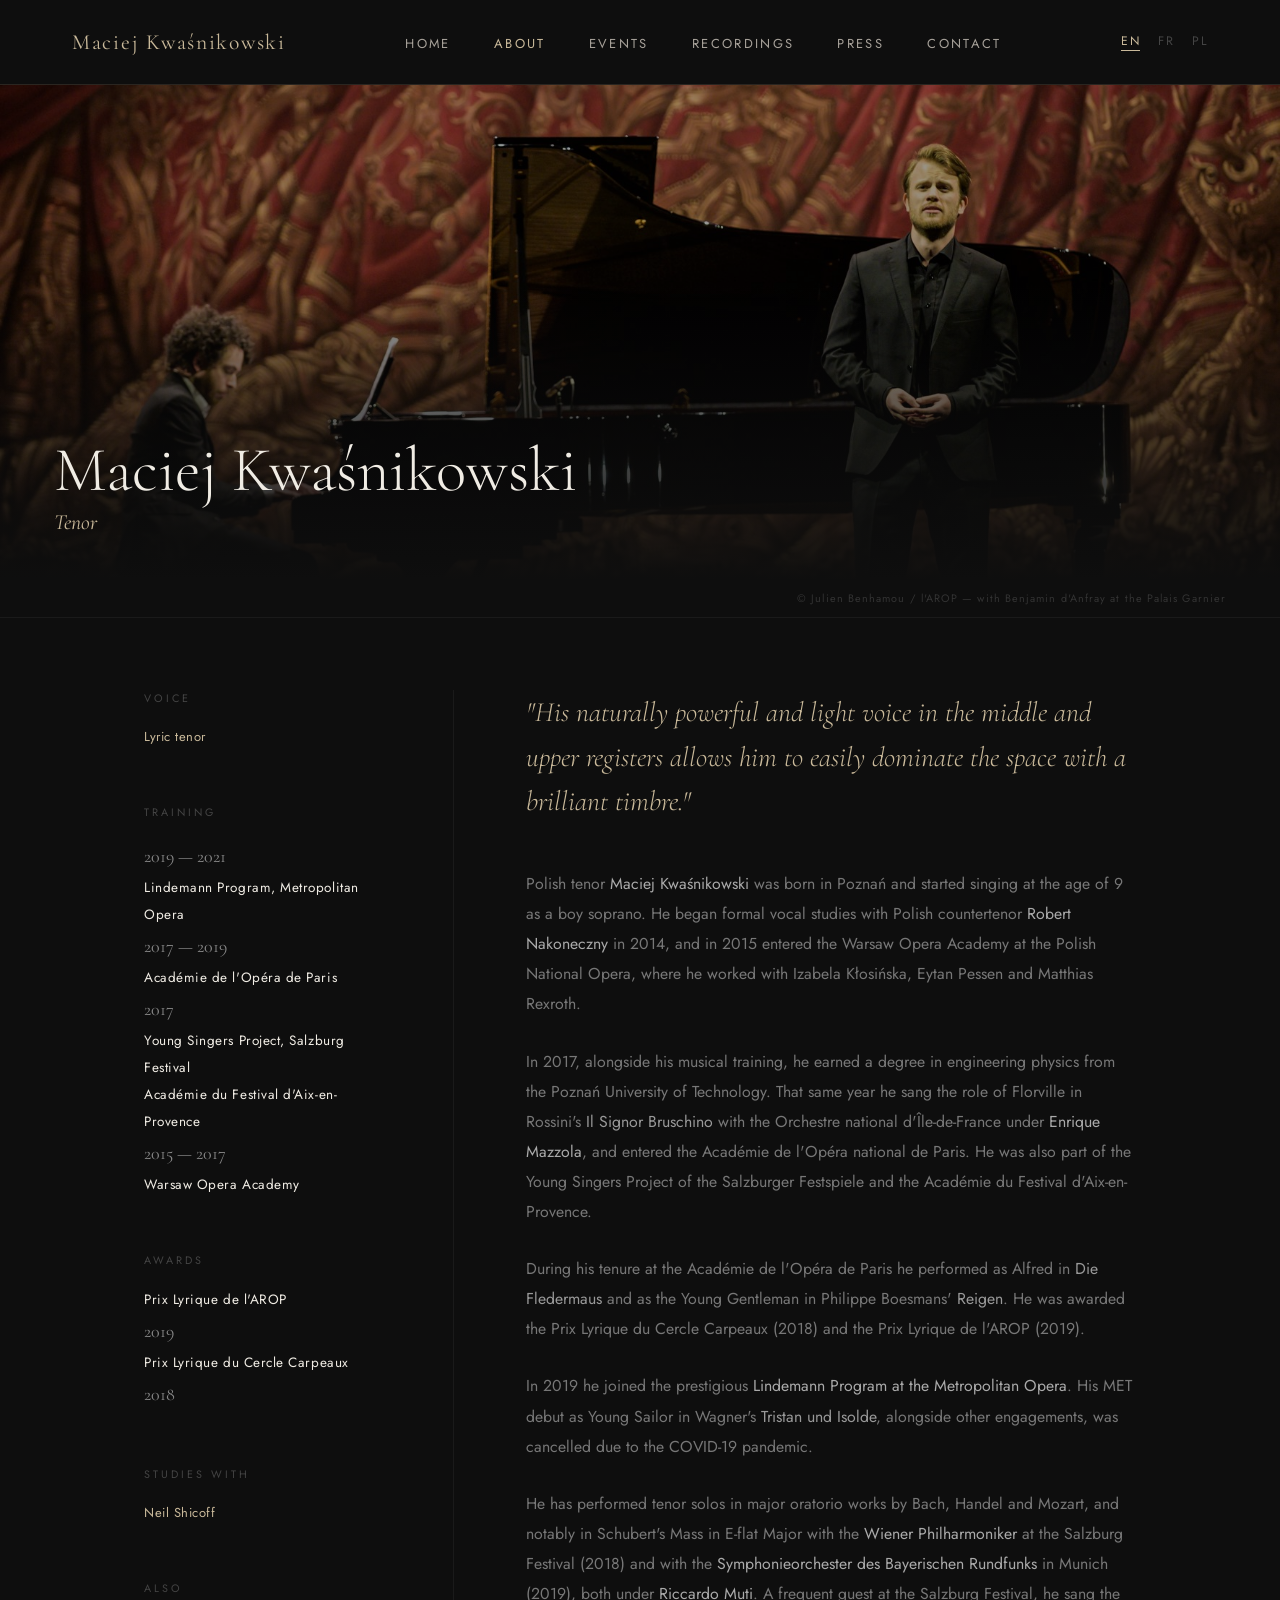
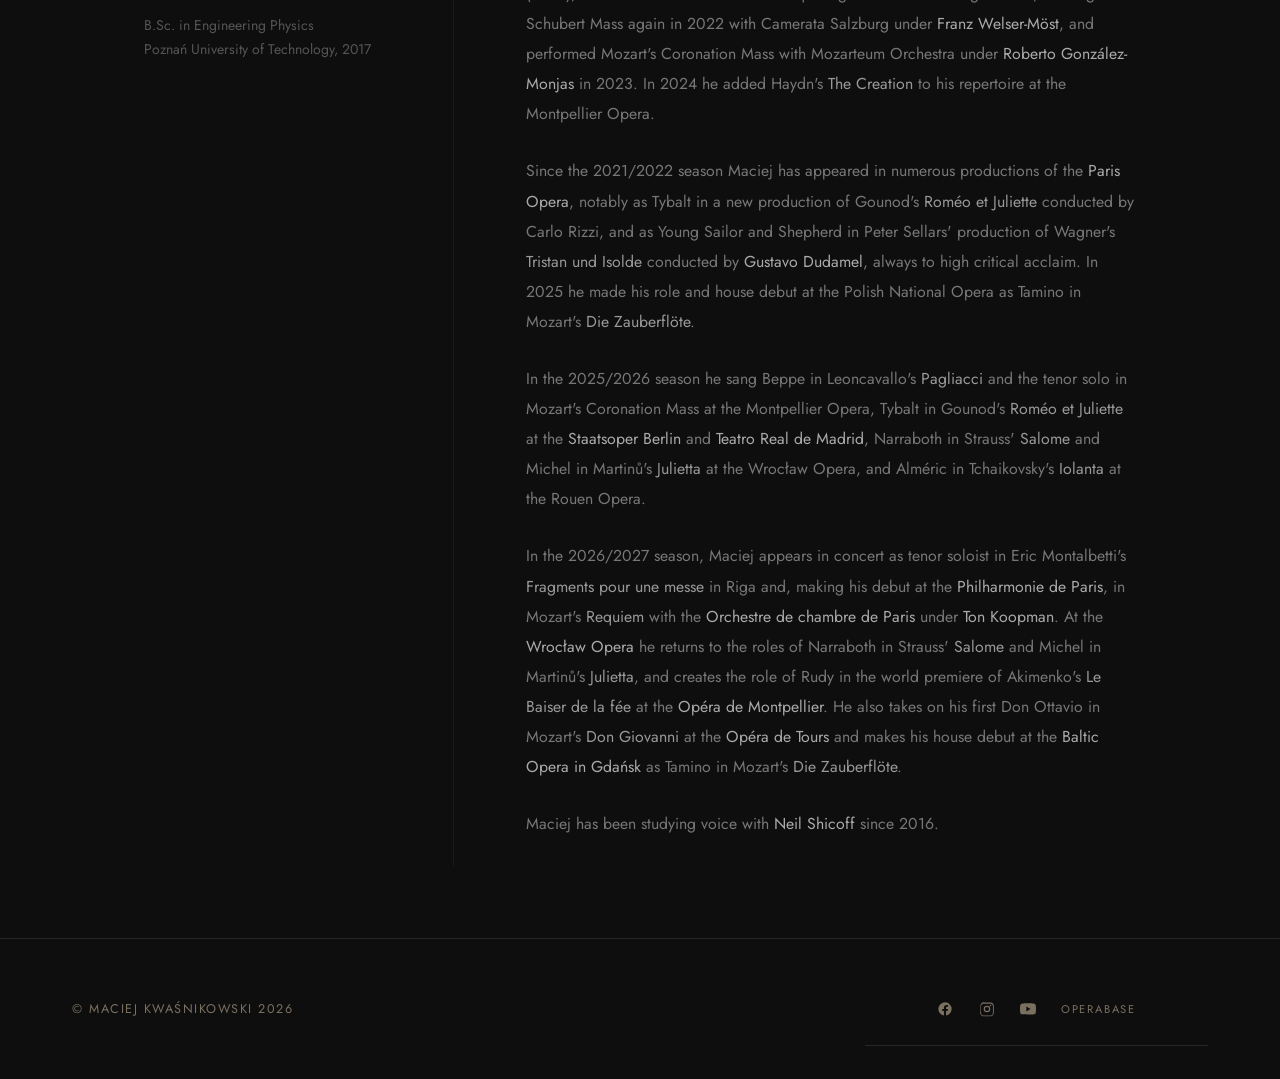
<file: about.html>
<!DOCTYPE html>
<html lang="en" data-i18n-title="title_about">
<head>
<meta charset="UTF-8">
<meta name="viewport" content="width=device-width, initial-scale=1.0">
<title>About — Maciej Kwaśnikowski, Tenor</title>
<link rel="preconnect" href="https://fonts.googleapis.com">
<link href="https://fonts.googleapis.com/css2?family=Cormorant+Garamond:ital,wght@0,300;0,400;0,600;1,300;1,400&family=Jost:wght@300;400;500&display=swap" rel="stylesheet">
<link rel="stylesheet" href="site.css" />
<link rel="stylesheet" href="mobile.css" />
<style>

  body {
    font-family: 'Jost', sans-serif;
    background: var(--bg);
    color: #f0ece4;
    min-height: 100vh;
    display: grid;
    grid-template-rows: auto 1fr auto;
  }

  /* HERO — photo full width, name overlaid */
  .about-hero {
    position: relative;
    height: 55vh;
    overflow: hidden;
  }

  .about-hero img {
    width: 100%;
    height: 100%;
    object-fit: cover;
    object-position: center 45%;
    display: block;
    filter: brightness(0.6);
  }

  .about-hero-overlay {
    position: absolute;
    inset: 0;
    background: linear-gradient(to bottom, transparent 40%, var(--bg) 100%);
  }

  .about-hero-text {
    position: absolute;
    bottom: 2.5rem;
    left: 3rem;
  }

  .about-hero-text h1 {
    font-family: 'Cormorant Garamond', serif;
    font-size: 3.5rem;
    font-weight: 300;
    color: #f0ece4;
    line-height: 1.05;
  }

  .about-hero-text p {
    font-family: 'Cormorant Garamond', serif;
    font-size: 1.2rem;
    font-style: italic;
    color: var(--gold);
    margin-top: 0.3rem;
  }

  /* PHOTO CREDIT */
  .photo-credit {
    font-size: 0.6rem;
    letter-spacing: 0.1em;
    color: #333;
    text-align: right;
    padding: 0.6rem 3rem;
    border-bottom: 1px solid #1a1a1a;
  }

  /* CONTENT */
  .about-content {
    display: grid;
    grid-template-columns: 1fr 2.2fr;
    gap: 0;
    max-width: 1100px;
    margin: 0 auto;
    width: 100%;
    padding: 4rem 3rem;
  }

  /* LEFT COLUMN — quick facts */
  .about-sidebar {
    padding-right: 4rem;
    border-right: 1px solid #1a1a1a;
  }

  .sidebar-section {
    margin-bottom: 3rem;
  }

  .sidebar-label {
    font-size: 0.6rem;
    letter-spacing: 0.28em;
    text-transform: uppercase;
    color: #444;
    margin-bottom: 1rem;
  }

  .sidebar-item {
    font-family: 'Cormorant Garamond', serif;
    font-size: 1rem;
    color: #888;
    line-height: 2;
  }

  .sidebar-item strong {
    display: block;
    font-family: 'Jost', sans-serif;
    font-size: 0.75rem;
    font-weight: 400;
    color: #f0ece4;
    letter-spacing: 0.04em;
  }

  .sidebar-gold {
    font-size: 0.72rem;
    color: var(--gold);
    letter-spacing: 0.04em;
    line-height: 2;
  }

  /* RIGHT COLUMN — bio */
  .about-bio {
    padding-left: 4rem;
  }

  .bio-intro {
    font-family: 'Cormorant Garamond', serif;
    font-size: 1.55rem;
    font-weight: 300;
    line-height: 1.6;
    color: var(--gold);
    margin-bottom: 2.5rem;
    font-style: italic;
  }

  .bio-body p {
    font-size: 0.88rem;
    line-height: 1.9;
    color: #777;
    margin-bottom: 1.5rem;
  }

  .bio-body p em {
    color: #999;
    font-style: normal;
  }

  /* highlight key names/places */
  .bio-body p strong {
    color: #aaa;
    font-weight: 400;
  }</style>
</head>
<body>

<div data-include="nav"></div>

<div class="about-hero">
  <img src="photo-about.jpg" alt="Maciej Kwaśnikowski at the Palais Garnier" />
  <div class="about-hero-overlay"></div>
  <div class="about-hero-text">
    <h1>Maciej Kwaśnikowski</h1>
    <p data-i18n="about_hero_subtitle">Tenor</p>
  </div>
</div>

<p class="photo-credit" data-i18n="photo_credit">© Julien Benhamou / l'AROP — with Benjamin d'Anfray at the Palais Garnier</p>

<div class="about-content">

  <aside class="about-sidebar">

    <div class="sidebar-section">
      <p class="sidebar-label" data-i18n="sidebar_voice">Voice</p>
      <p class="sidebar-gold" data-i18n="sidebar_voice_val">Lyric tenor</p>
    </div>

    <div class="sidebar-section">
      <p class="sidebar-label" data-i18n="sidebar_training">Training</p>
      <div class="sidebar-item">
      2019 — 2021
        <strong>Lindemann Program, Metropolitan Opera</strong>
      </div>
      <div class="sidebar-item">
      2017 — 2019
       <strong>Académie de l'Opéra de Paris</strong>
      </div>
      <div class="sidebar-item">
      2017
        <strong>Young Singers Project, Salzburg Festival</strong>
      </div>
      <div class="sidebar-item">
        <strong>Académie du Festival d'Aix-en-Provence</strong>
      </div>
      <div class="sidebar-item">
      2015 — 2017
        <strong>Warsaw Opera Academy</strong>
      </div>
    </div>

    <div class="sidebar-section">
      <p class="sidebar-label" data-i18n="sidebar_awards">Awards</p>
      <div class="sidebar-item">
        <strong data-i18n="sidebar_award1">Prix Lyrique de l'AROP</strong>
        <span data-i18n="sidebar_award1_year">2019</span>
      </div>
      <div class="sidebar-item">
        <strong data-i18n="sidebar_award2">Prix Lyrique du Cercle Carpeaux</strong>
        <span data-i18n="sidebar_award2_year">2018</span>
      </div>
    </div>

    <div class="sidebar-section">
      <p class="sidebar-label" data-i18n="sidebar_studies">Studies with</p>
      <p class="sidebar-gold" data-i18n="sidebar_studies_val">Neil Shicoff</p>
    </div>

    <div class="sidebar-section">
      <p class="sidebar-label" data-i18n="sidebar_also">Also</p>
      <p class="sidebar-item" style="color:#555; font-size:0.78rem; font-family:'Jost',sans-serif; line-height:1.7;" data-i18n="sidebar_degree">
        B.Sc. in Engineering Physics<br>
        Poznań University of Technology, 2017
      </p>
    </div>

  </aside>

  <article class="about-bio">

    <p class="bio-intro" data-i18n="bio_intro">
      "His naturally powerful and light voice in the middle and upper registers allows him to easily dominate the space with a brilliant timbre."
    </p>

    <div class="bio-body">
      <p data-i18n="bio_p1">
        Polish tenor <strong>Maciej Kwaśnikowski</strong> was born in Poznań and started singing at the age of 9 as a boy soprano. He began formal vocal studies with Polish countertenor <strong>Robert Nakoneczny</strong> in 2014, and in 2015 entered the Warsaw Opera Academy at the Polish National Opera, where he worked with Izabela Kłosińska, Eytan Pessen and Matthias Rexroth.
      </p>
      <p data-i18n="bio_p2">
        In 2017, alongside his musical training, he earned a degree in engineering physics from the Poznań University of Technology. That same year he sang the role of Florville in Rossini's <em>Il Signor Bruschino</em> with the Orchestre national d'Île-de-France under <strong>Enrique Mazzola</strong>, and entered the Académie de l'Opéra national de Paris. He was also part of the Young Singers Project of the Salzburger Festspiele and the Académie du Festival d'Aix-en-Provence.
      </p>
      <p data-i18n="bio_p3">
        During his tenure at the Académie de l'Opéra de Paris he performed as Alfred in <em>Die Fledermaus</em> and as the Young Gentleman in Philippe Boesmans' <em>Reigen</em>. He was awarded the Prix Lyrique du Cercle Carpeaux (2018) and the Prix Lyrique de l'AROP (2019).
      </p>
      <p data-i18n="bio_p4">
        In 2019 he joined the prestigious <strong>Lindemann Program at the Metropolitan Opera</strong>. His MET debut as Young Sailor in Wagner's <em>Tristan und Isolde</em>, alongside other engagements, was cancelled due to the COVID-19 pandemic.
      </p>
      <p data-i18n="bio_p5">
        He has performed tenor solos in major oratorio works by Bach, Handel and Mozart, and notably in Schubert's Mass in E-flat Major with the <strong>Wiener Philharmoniker</strong> at the Salzburg Festival (2018) and with the <strong>Symphonieorchester des Bayerischen Rundfunks</strong> in Munich (2019), both under <strong>Riccardo Muti</strong>. A frequent guest at the Salzburg Festival, he sang the Schubert Mass again in 2022 with Camerata Salzburg under <strong>Franz Welser-Möst</strong>, and performed Mozart's Coronation Mass with Mozarteum Orchestra under <strong>Roberto González-Monjas</strong> in 2023. In 2024 he added Haydn's <em>The Creation</em> to his repertoire at the Montpellier Opera.
      </p>
      <p data-i18n="bio_p6">
        Since the 2021/2022 season Maciej has appeared in numerous productions of the <strong>Paris Opera</strong>, notably as Tybalt in a new production of Gounod's <em>Roméo et Juliette</em> conducted by Carlo Rizzi, and as Young Sailor and Shepherd in Peter Sellars' production of Wagner's <em>Tristan und Isolde</em> conducted by <strong>Gustavo Dudamel</strong>, always to high critical acclaim. In 2025 he made his role and house debut at the Polish National Opera as Tamino in Mozart's <em>Die Zauberflöte</em>.
      </p>
      <p data-i18n="bio_p7">
        In the 2025/2026 season he sang Beppe in Leoncavallo's <em>Pagliacci</em> and the tenor solo in Mozart's Coronation Mass at the Montpellier Opera, Tybalt in Gounod's <em>Roméo et Juliette</em> at the <strong>Staatsoper Berlin</strong> and <strong>Teatro Real de Madrid</strong>, Narraboth in Strauss' <em>Salome</em> and Michel in Martinů's <em>Julietta</em> at the Wrocław Opera, and Alméric in Tchaikovsky's <em>Iolanta</em> at the Rouen Opera.
      </p>
      <p data-i18n="bio_p9">
        In the 2026/2027 season, Maciej appears in concert as tenor soloist in Eric Montalbetti's <em>Fragments pour une messe</em> in Riga and, making his debut at the <strong>Philharmonie de Paris</strong>, in Mozart's <em>Requiem</em> with the <strong>Orchestre de chambre de Paris</strong> under <strong>Ton Koopman</strong>. At the <strong>Wrocław Opera</strong> he returns to the roles of Narraboth in Strauss' <em>Salome</em> and Michel in Martinů's <em>Julietta</em>, and creates the role of Rudy in the world premiere of Akimenko's <em>Le Baiser de la fée</em> at the <strong>Opéra de Montpellier</strong>. He also takes on his first Don Ottavio in Mozart's <em>Don Giovanni</em> at the <strong>Opéra de Tours</strong> and makes his house debut at the <strong>Baltic Opera in Gdańsk</strong> as Tamino in Mozart's <em>Die Zauberflöte</em>.
      </p>
      <p data-i18n="bio_p8">
        Maciej has been studying voice with <strong>Neil Shicoff</strong> since 2016.
      </p>
    </div>

  </article>

</div>

<div data-include="footer"></div>

<script src="layout.js"></script>
<script src="translations.js"></script>
<script src="lang.js"></script>
</body>
</html>
</file>
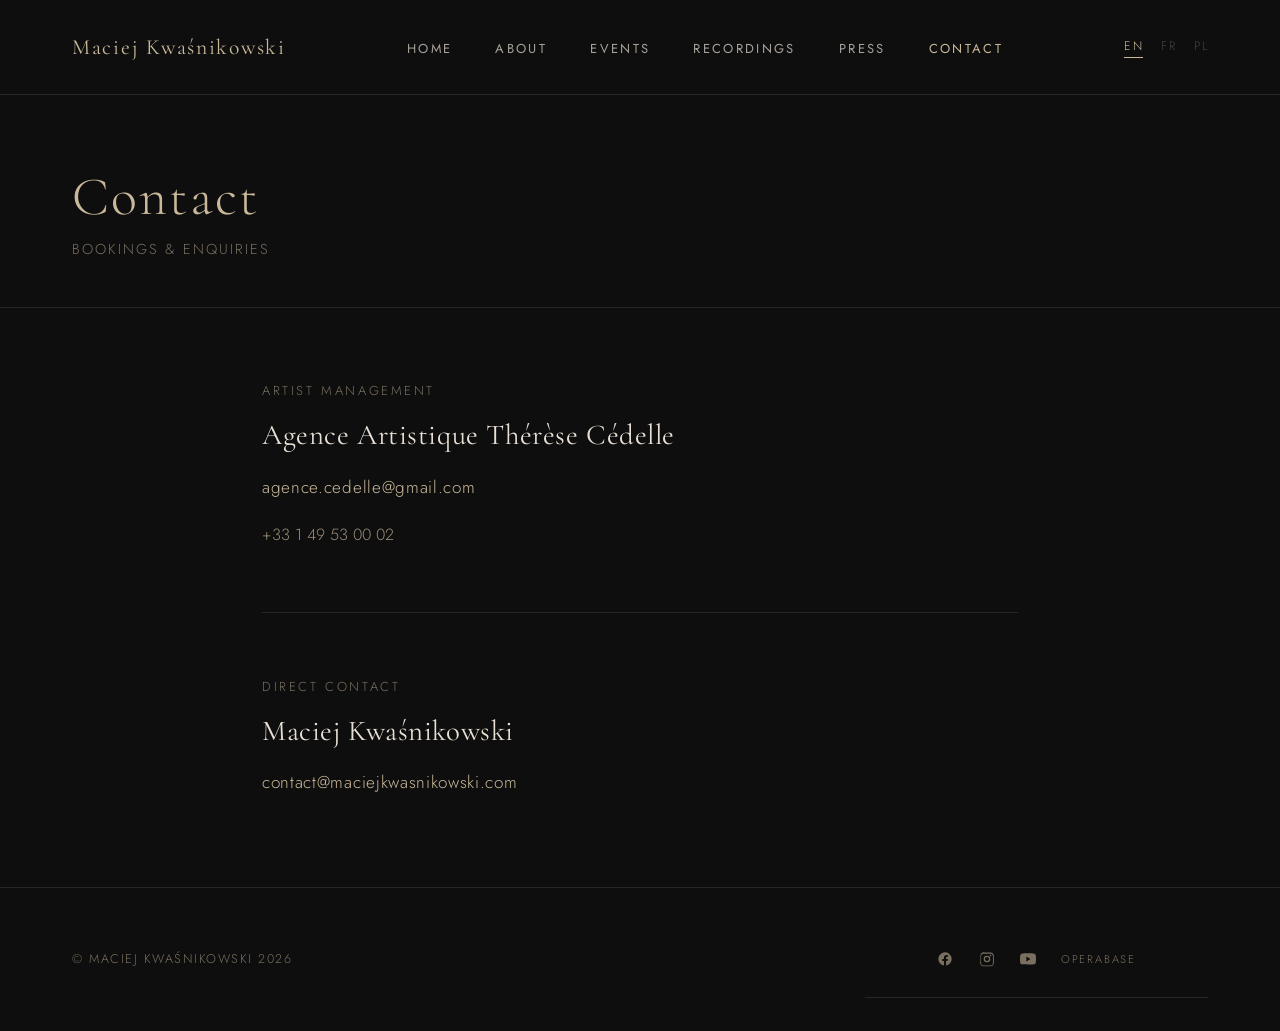
<file: contact.html>
<!DOCTYPE html>
<html lang="en" data-i18n-title="title_contact">
<head>
  <meta charset="UTF-8" />
  <meta name="viewport" content="width=device-width, initial-scale=1.0" />
  <title>Contact — Maciej Kwaśnikowski, Tenor</title>
  <link rel="preconnect" href="https://fonts.googleapis.com" />
  <link rel="preconnect" href="https://fonts.gstatic.com" crossorigin />
  <link href="https://fonts.googleapis.com/css2?family=Cormorant+Garamond:ital,wght@0,300;0,400;0,600;1,300;1,400&family=Jost:wght@300;400;500&display=swap" rel="stylesheet" />
  <link rel="stylesheet" href="site.css" />
<link rel="stylesheet" href="mobile.css" />

  <style>

    body {
      background: var(--bg);
      color: var(--text);
      font-family: 'Jost', sans-serif;
      font-weight: 300;
      line-height: 1.7;
      min-height: 100vh;
      display: flex;
      flex-direction: column;
    }

    /* ── PAGE HEADER ── */
    .page-header {
      padding: 4rem 4rem 2.5rem;
      border-bottom: 1px solid var(--border);
    }

    .page-header h1 {
      font-family: 'Cormorant Garamond', serif;
      font-size: 3rem;
      font-weight: 300;
      letter-spacing: 0.04em;
      color: var(--gold);
      line-height: 1.1;
    }

    .page-header p {
      margin-top: 0.6rem;
      font-size: 0.8rem;
      letter-spacing: 0.14em;
      text-transform: uppercase;
      color: var(--muted);
    }

    /* ── MAIN ── */
    main {
      flex: 1;
      padding: 4rem 4rem 5rem;
      max-width: 900px;
      width: 100%;
      margin: 0 auto;
      display: flex;
      flex-direction: column;
      gap: 3.5rem;
    }

    /* ── CONTACT BLOCK ── */
    .contact-block {
      display: flex;
      flex-direction: column;
      gap: 0.5rem;
      padding-bottom: 3.5rem;
      border-bottom: 1px solid var(--border);
    }

    .contact-block:last-child {
      border-bottom: none;
      padding-bottom: 0;
    }

    .contact-label {
      font-size: 0.72rem;
      letter-spacing: 0.2em;
      text-transform: uppercase;
      color: var(--muted);
      margin-bottom: 0.4rem;
    }

    .contact-name {
      font-family: 'Cormorant Garamond', serif;
      font-size: 1.6rem;
      font-weight: 400;
      color: var(--text);
      letter-spacing: 0.02em;
      line-height: 1.2;
    }

    .contact-detail {
      display: flex;
      align-items: center;
      gap: 0.6rem;
      margin-top: 0.6rem;
    }

    .contact-detail a {
      font-family: 'Jost', sans-serif;
      font-size: 0.95rem;
      font-weight: 300;
      color: var(--gold);
      text-decoration: none;
      letter-spacing: 0.04em;
      transition: color 0.2s, opacity 0.2s;
    }

    .contact-detail a:hover {
      color: var(--text);
    }

    .contact-detail .phone {
      color: var(--gold-dim);
      font-size: 0.9rem;
    }</style>
</head>
<body>

  <!-- NAV -->
  <div data-include="nav"></div>

  <!-- PAGE HEADER -->
  <header class="page-header">
    <h1 data-i18n="contact_title">Contact</h1>
    <p data-i18n="contact_subtitle">Bookings &amp; enquiries</p>
  </header>

  <!-- MAIN -->
  <main>

    <!-- Agent -->
    <div class="contact-block">
      <p class="contact-label" data-i18n="contact_mgmt_label">Artist management</p>
      <p class="contact-name">Agence Artistique Thérèse Cédelle</p>
      <div class="contact-detail">
        <a href="mailto:agence.cedelle@gmail.com">agence.cedelle@gmail.com</a>
      </div>
      <div class="contact-detail">
        <span class="phone">+33 1 49 53 00 02</span>
      </div>
    </div>

    <!-- Personal -->
    <div class="contact-block">
      <p class="contact-label" data-i18n="contact_direct_label">Direct contact</p>
      <p class="contact-name">Maciej Kwaśnikowski</p>
      <div class="contact-detail">
        <a href="mailto:contact@maciejkwasnikowski.com">contact@maciejkwasnikowski.com</a>
      </div>
    </div>

  </main>

  <!-- FOOTER -->
  <div data-include="footer"></div>
  <script src="layout.js"></script>
<script src="translations.js"></script>
<script src="lang.js"></script>
</body>
</html>
</file>
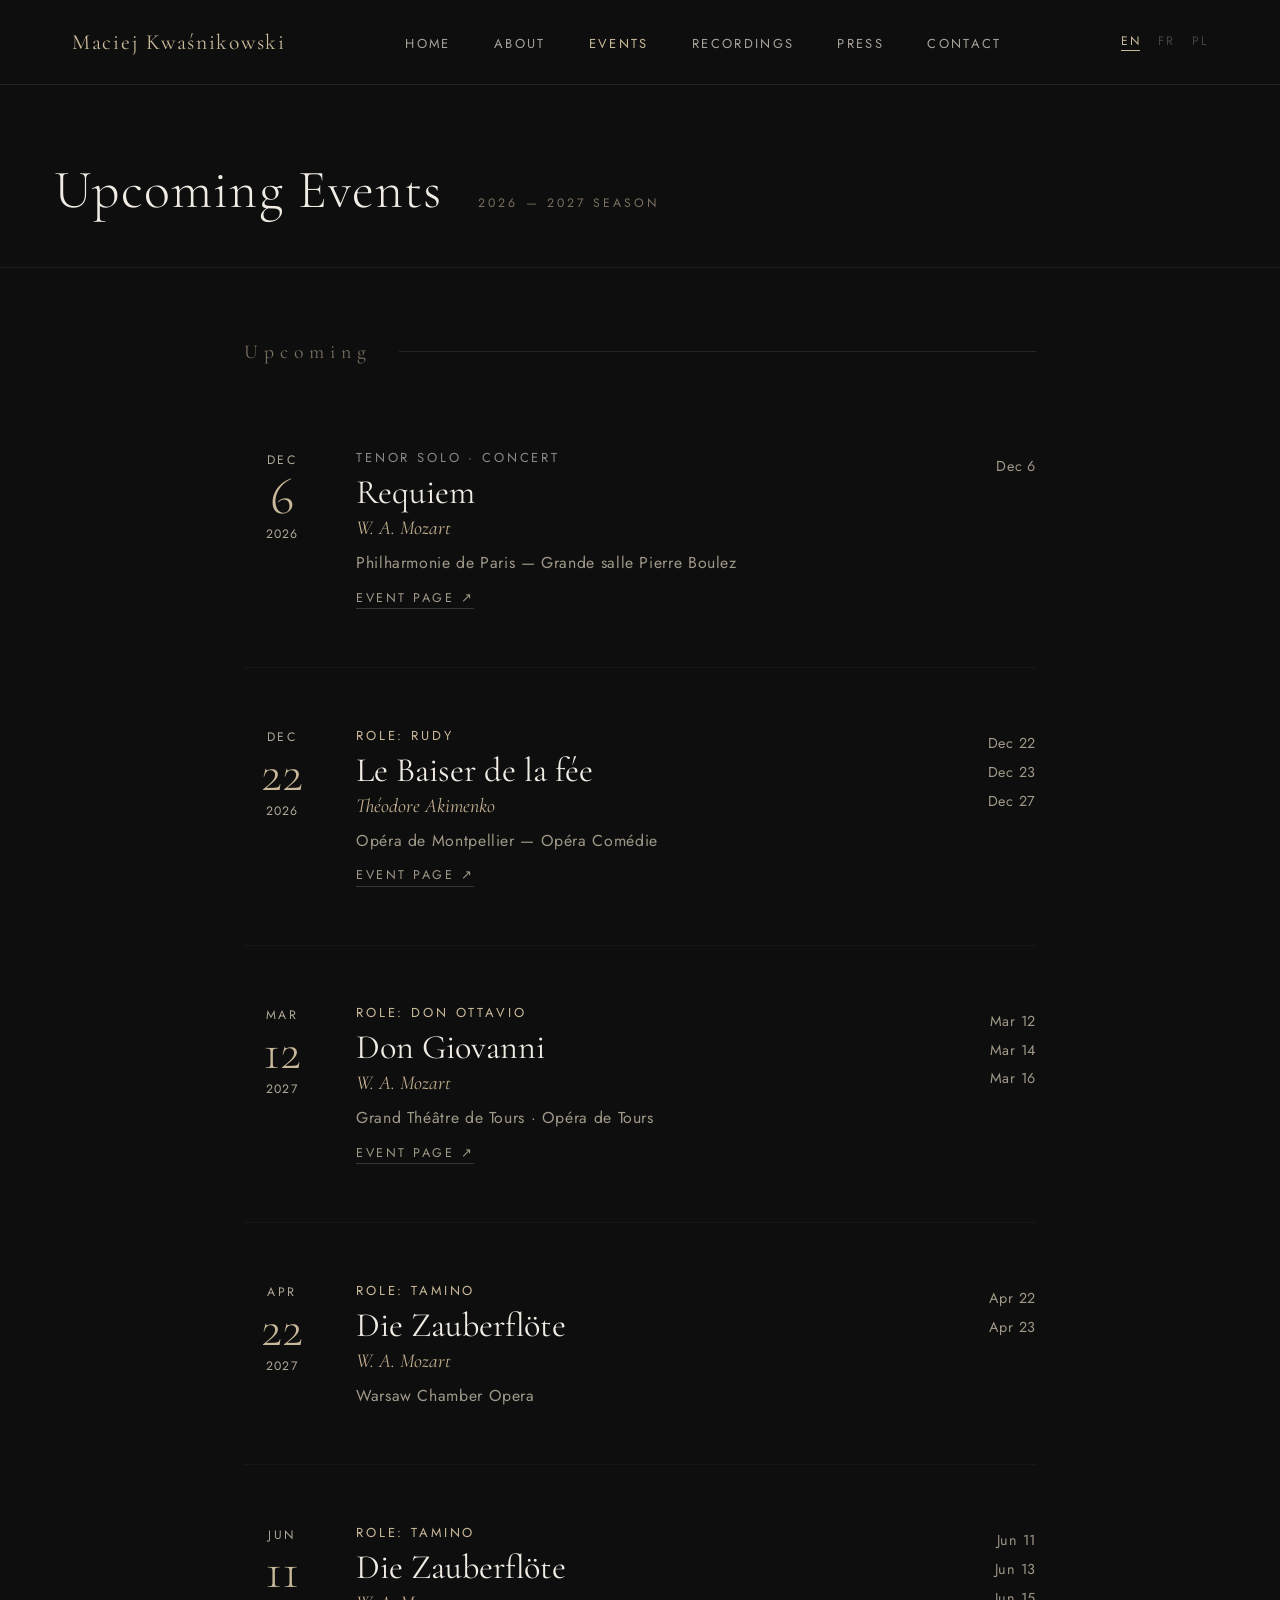
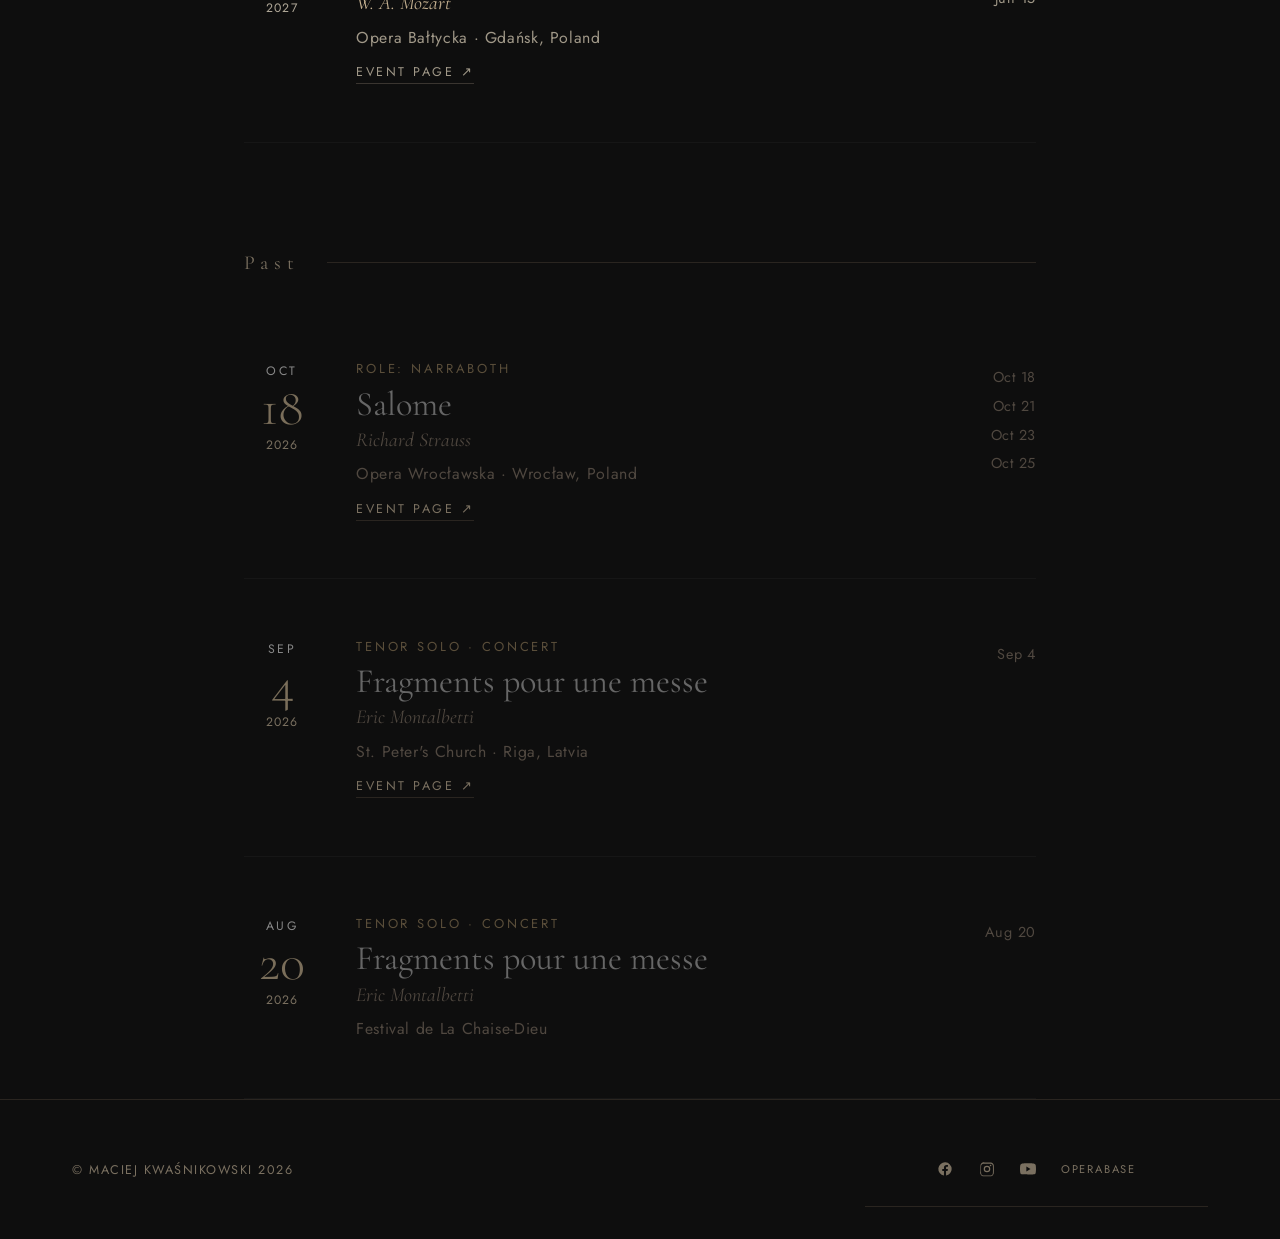
<file: events.html>
<!DOCTYPE html>
<html lang="en" data-i18n-title="title_events">
<head>
<meta charset="UTF-8">
<meta name="viewport" content="width=device-width, initial-scale=1.0">
<title>Events — Maciej Kwaśnikowski, Tenor</title>
<link rel="preconnect" href="https://fonts.googleapis.com">
<link href="https://fonts.googleapis.com/css2?family=Cormorant+Garamond:ital,wght@0,300;0,400;0,600;1,300;1,400&family=Jost:wght@300;400;500&display=swap" rel="stylesheet">
<link rel="stylesheet" href="site.css" />
<link rel="stylesheet" href="mobile.css" />
<style>

  body {
    font-family: 'Jost', sans-serif;
    background: var(--bg);
    color: #f0ece4;
    min-height: 100vh;
    display: grid;
    grid-template-rows: auto 1fr auto;
  }

  /* PAGE HEADER */
  .page-header {
    padding: 4rem 3rem 2.5rem;
    border-bottom: 1px solid #1e1e1e;
    display: flex;
    align-items: baseline;
    gap: 2rem;
  }

  .page-title {
    font-family: 'Cormorant Garamond', serif;
    font-size: 3rem;
    font-weight: 300;
    color: #f0ece4;
    letter-spacing: 0.02em;
  }

  .page-subtitle {
    font-size: 0.68rem;
    letter-spacing: 0.25em;
    text-transform: uppercase;
    color: var(--muted);
  }

  /* EVENTS LIST */
  .events-container {
    max-width: 900px;
    margin: 0 auto;
    padding: 0 3rem;
    width: 100%;
  }

  /* YEAR DIVIDER */
  .year-divider {
    display: flex;
    align-items: center;
    gap: 1.5rem;
    padding: 4rem 0 1.5rem;
  }

  .year-label {
    font-family: 'Cormorant Garamond', serif;
    font-size: 1.1rem;
    letter-spacing: 0.3em;
    color: var(--muted);
    flex-shrink: 0;
  }

  .year-line {
    flex: 1;
    height: 1px;
    background: var(--border);
  }

  /* SINGLE EVENT */
  .event {
    display: grid;
    grid-template-columns: 76px 1fr auto;
    gap: 0 2rem;
    padding: 3.2rem 0;
    border-bottom: 1px solid #161616;
    align-items: start;
    transition: background 0.2s;
  }

  .event:hover .event-opera { color: var(--gold); }

  /* DATE COLUMN */
  .event-date {
    display: flex;
    flex-direction: column;
    align-items: center;
    text-align: center;
    padding-top: 0.15rem;
  }

  .event-month {
    font-size: 0.68rem;
    letter-spacing: 0.2em;
    text-transform: uppercase;
    color: #888;
  }

  .event-day {
    font-family: 'Cormorant Garamond', serif;
    font-size: 2.9rem;
    font-weight: 300;
    color: var(--gold);
    line-height: 1;
    margin: 0.1rem 0;
  }

  .event-year-small {
    font-size: 0.68rem;
    letter-spacing: 0.1em;
    color: var(--muted);
  }

  .event-role {
    font-size: 0.72rem;
    letter-spacing: 0.22em;
    text-transform: uppercase;
    color: var(--gold);
    margin-bottom: 0.4rem;
  }

  .event-opera {
    font-family: 'Cormorant Garamond', serif;
    font-size: 1.9rem;
    font-weight: 400;
    color: #f0ece4;
    line-height: 1.1;
    transition: color 0.2s;
    margin-bottom: 0.25rem;
  }

  .event-composer {
    font-family: 'Cormorant Garamond', serif;
    font-size: 1.1rem;
    font-style: italic;
    color: #998878;
    margin-bottom: 0.6rem;
  }

  .event-venue {
    font-size: 0.88rem;
    color: #666;
    letter-spacing: 0.04em;
  }

  .event-venue span {
    color: #666;
    margin: 0 0.4rem;
  }

  /* MULTI-DATE BADGE */
  .event-dates-right {
    text-align: right;
    padding-top: 0.2rem;
  }

  .event-dates-list {
    font-size: 0.8rem;
    color: var(--muted);
    line-height: 2;
    letter-spacing: 0.05em;
  }

  .event-link {
    display: inline-block;
    margin-top: 0.8rem;
    font-size: 0.7rem;
    letter-spacing: 0.2em;
    text-transform: uppercase;
    color: var(--muted);
    text-decoration: none;
    border-bottom: 1px solid var(--border);
    padding-bottom: 0.1rem;
    transition: color 0.2s, border-color 0.2s;
  }

  .event-link:hover {
    color: var(--gold);
    border-color: #c9b99a44;
  }

  /* CONCERT (no role) */
  .event-type-concert .event-role {
    color: #888;
  }

  /* UPCOMING — brighter palette */
  .event:not(.past) .event-month { color: #b0a898; }
  .event:not(.past) .event-year-small { color: #b0a898; }
  .event:not(.past) .event-composer { color: #c4b090; }
  .event:not(.past) .event-venue { color: #a09888; }
  .event:not(.past) .event-dates-list { color: #a09888; }
  .event:not(.past) .event-link { color: #a09888; border-bottom-color: #3a3530; }

  /* PAST indicator */
  .event.past .event-opera { color: #666; }
  .event.past .event-day { color: #7a6e5a; }
  .event.past .event-role { color: #5a4e3a; }
  .event.past .event-composer { color: #504840; }
  .event.past .event-venue { color: #504840; }
  .event.past .event-dates-list { color: #504840; }
  .event.past:hover .event-opera { color: #888; }</style>
</head>
<body>

<div data-include="nav"></div>

<div class="page-header">
  <h1 class="page-title" data-i18n="events_title">Upcoming Events</h1>
  <p class="page-subtitle" data-i18n="events_subtitle">2026 — 2027 Season</p>
</div>

<main>
<div class="events-container">
  <!-- Events render automatically from the EVENTS array in events.js.
       Do NOT hand-edit here — edit the array in events.js instead. -->
</div>
</main>

<div data-include="footer"></div>

<script src="layout.js"></script>
<script src="events.js"></script>
<script src="translations.js"></script>
<script src="lang.js"></script>
</body>
</html>
</file>
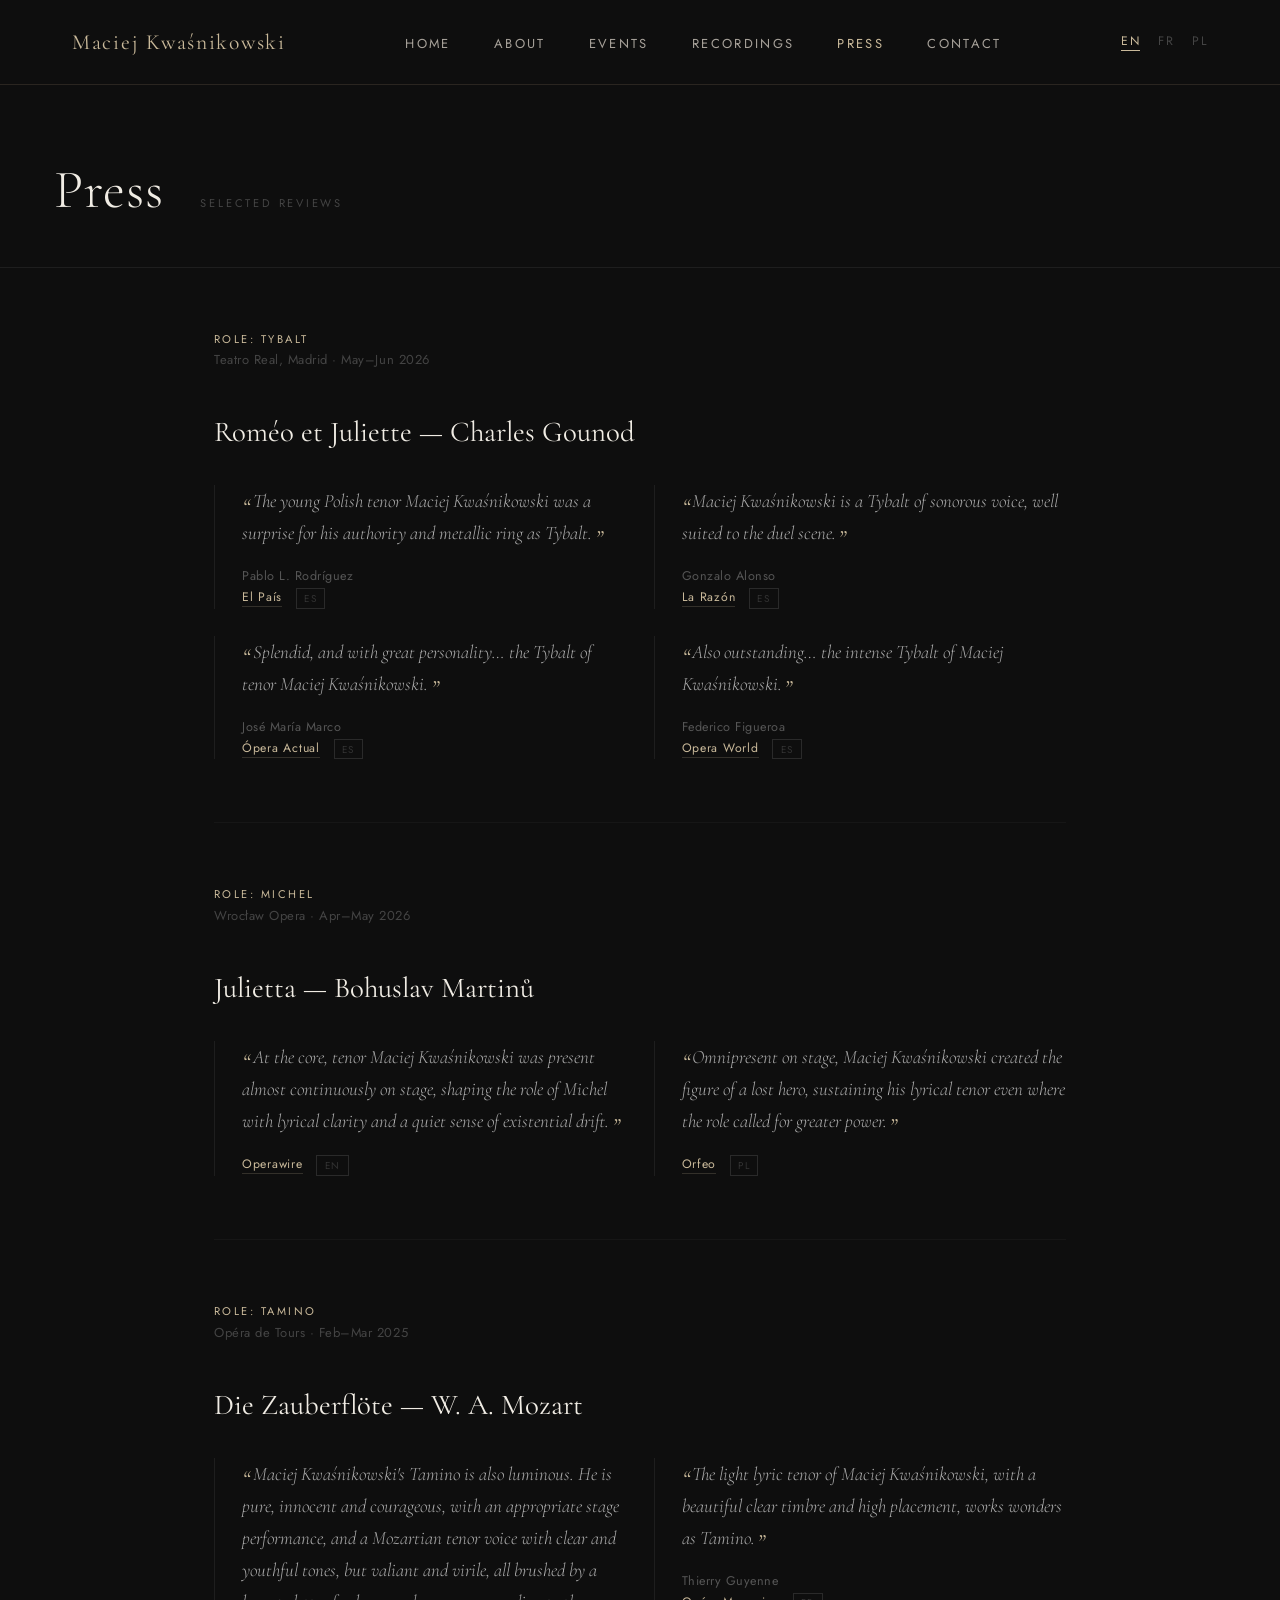
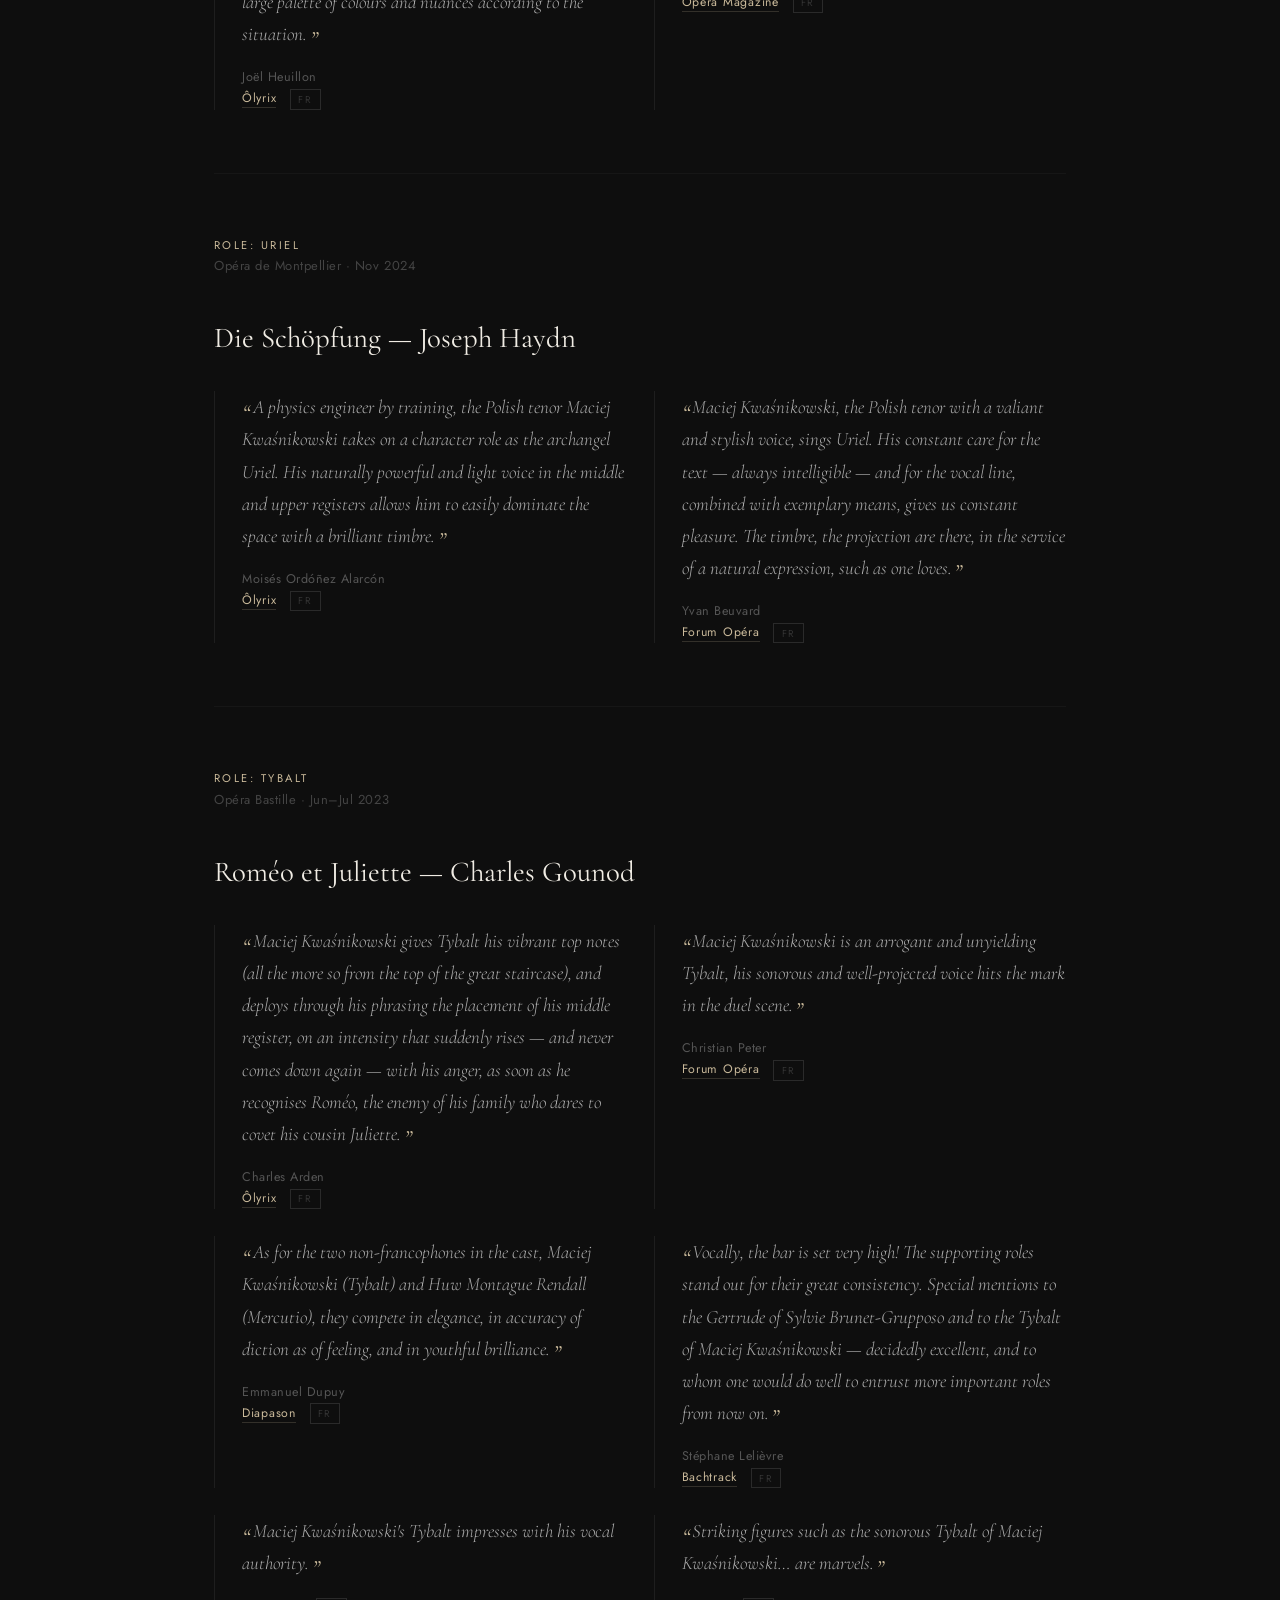
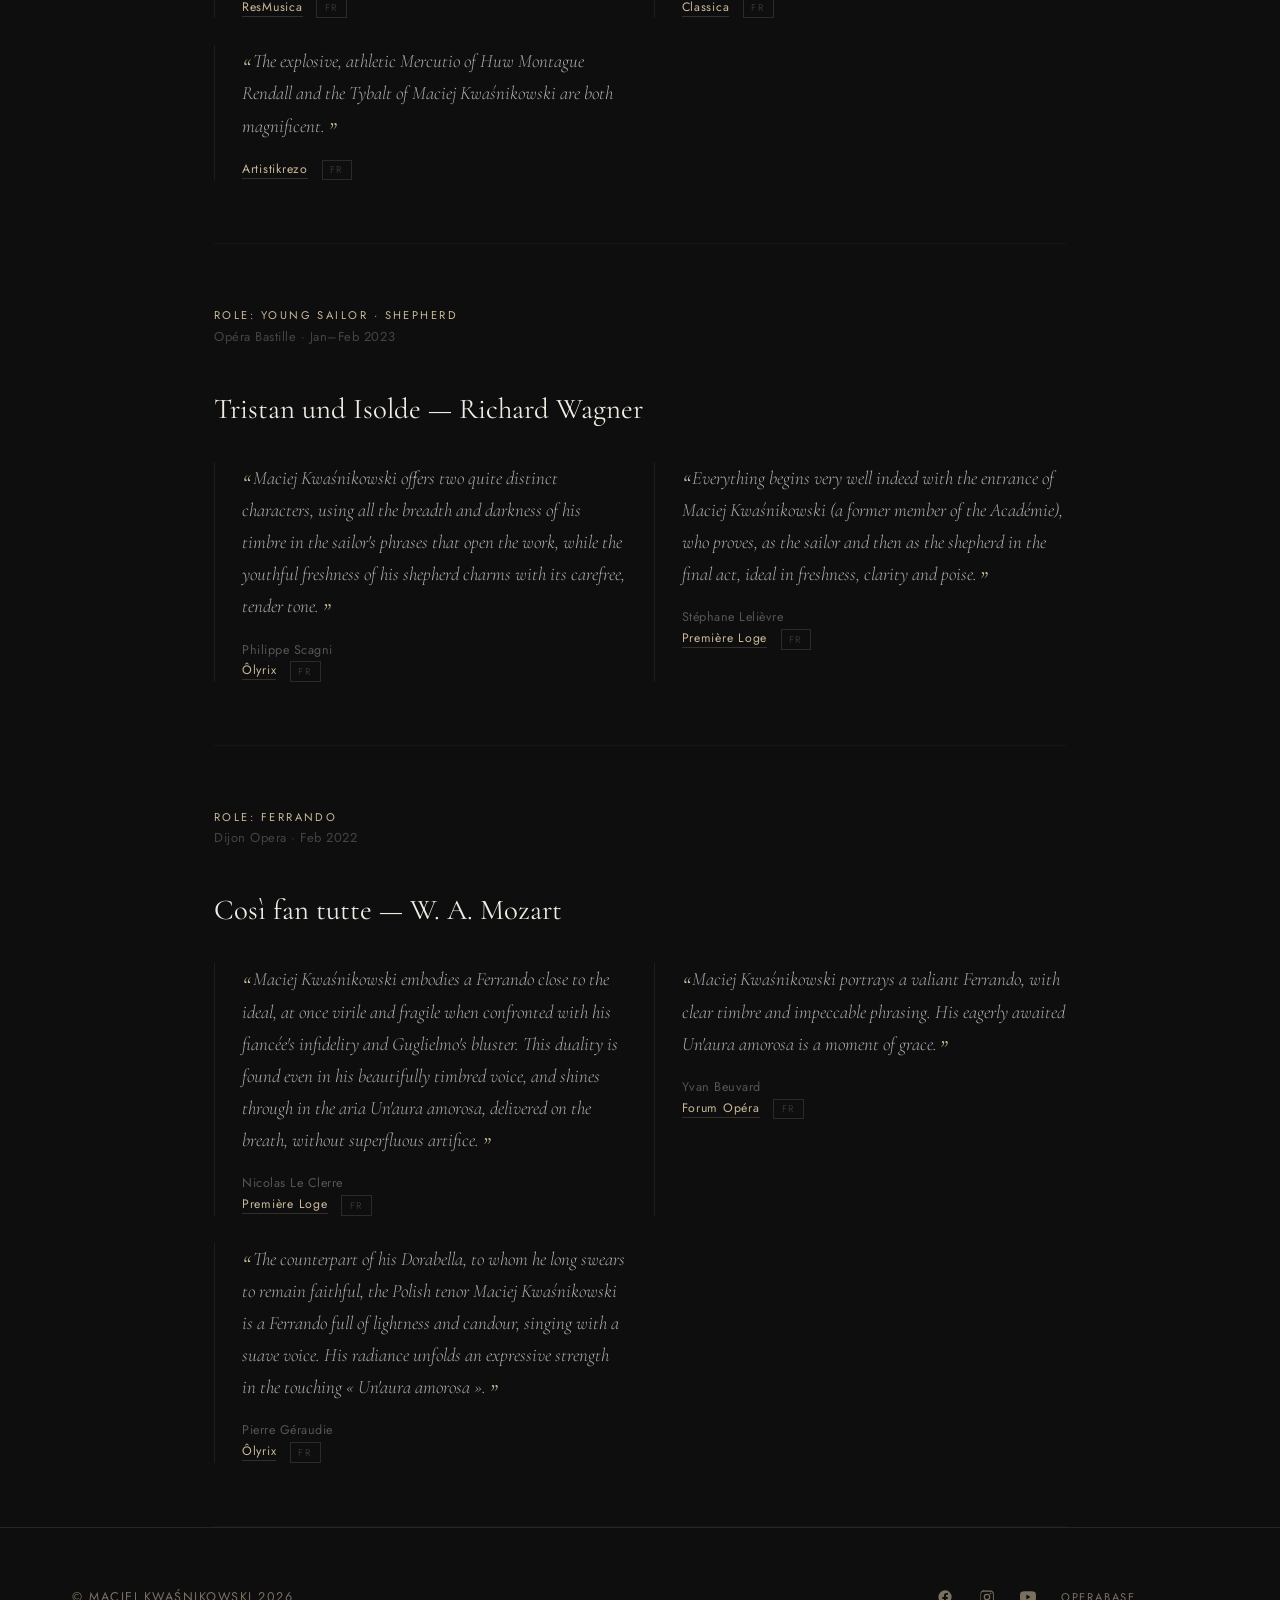
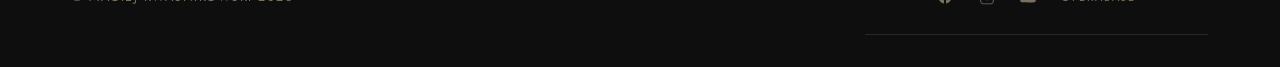
<file: press.html>
<!DOCTYPE html>
<html lang="en" data-i18n-title="title_press">
<head>
<meta charset="UTF-8">
<meta name="viewport" content="width=device-width, initial-scale=1.0">
<title>Press — Maciej Kwaśnikowski, Tenor</title>
<link rel="preconnect" href="https://fonts.googleapis.com">
<link href="https://fonts.googleapis.com/css2?family=Cormorant+Garamond:ital,wght@0,300;0,400;0,600;1,300;1,400&family=Jost:wght@300;400;500&display=swap" rel="stylesheet">
<link rel="stylesheet" href="site.css" />
<link rel="stylesheet" href="mobile.css" />
<style>

  body {
    font-family: 'Jost', sans-serif;
    background: var(--bg);
    color: #f0ece4;
    min-height: 100vh;
    display: grid;
    grid-template-rows: auto 1fr auto;
  }

  /* PAGE HEADER */
  .page-header {
    padding: 4rem 3rem 2.5rem;
    border-bottom: 1px solid #1e1e1e;
    display: flex;
    align-items: baseline;
    gap: 2rem;
  }

  .page-title {
    font-family: 'Cormorant Garamond', serif;
    font-size: 3rem;
    font-weight: 300;
    color: #f0ece4;
    letter-spacing: 0.02em;
  }

  .page-subtitle {
    font-size: 0.62rem;
    letter-spacing: 0.25em;
    text-transform: uppercase;
    color: #444;
  }

  /* MAIN CONTENT */
  main {
    max-width: 960px;
    margin: 0 auto;
    padding: 0 3rem;
    width: 100%;
  }

  /* PRODUCTION BLOCK */
  .production {
    padding: 3.5rem 0;
    border-bottom: 1px solid #161616;
  }

  .production-header {
    display: grid;
    grid-template-columns: auto 1fr;
    gap: 0 2rem;
    align-items: baseline;
    margin-bottom: 2.5rem;
  }

  .production-opera {
    font-family: 'Cormorant Garamond', serif;
    font-size: 1.6rem;
    font-weight: 400;
    color: #f0ece4;
  }

  .production-meta {
    display: flex;
    flex-direction: column;
    gap: 0.2rem;
  }

  .production-role {
    font-size: 0.62rem;
    letter-spacing: 0.22em;
    text-transform: uppercase;
    color: var(--gold);
  }

  .production-detail {
    font-size: 0.72rem;
    color: #444;
    letter-spacing: 0.04em;
  }

  /* REVIEWS GRID */
  .reviews {
    display: grid;
    grid-template-columns: 1fr 1fr;
    gap: 1.5rem;
  }

  .reviews.single {
    grid-template-columns: 1fr;
    max-width: 600px;
  }

  .review {
    border-left: 1px solid #1e1e1e;
    padding-left: 1.5rem;
  }

  .review-quote {
    font-family: 'Cormorant Garamond', serif;
    font-size: 1.05rem;
    font-style: italic;
    font-weight: 300;
    line-height: 1.7;
    color: #aaa;
    margin-bottom: 1rem;
  }

  .review-quote::before {
    content: '\201C';
    color: var(--gold);
    font-size: 1.4rem;
    line-height: 0;
    vertical-align: -0.3em;
    margin-right: 0.1em;
  }

  .review-quote::after {
    content: '\201D';
    color: var(--gold);
    font-size: 1.4rem;
    line-height: 0;
    vertical-align: -0.3em;
    margin-left: 0.1em;
  }

  .review-source {
    display: flex;
    flex-direction: column;
    gap: 0.15rem;
  }

  .review-author {
    font-size: 0.7rem;
    color: #555;
    letter-spacing: 0.04em;
  }

  .review-publication {
    font-size: 0.68rem;
    letter-spacing: 0.06em;
  }

  .review-publication a {
    color: var(--gold);
    text-decoration: none;
    border-bottom: 1px solid #c9b99a33;
    transition: border-color 0.2s;
  }

  .review-publication a:hover {
    border-color: var(--gold);
  }

  /* language flag for non-english reviews */
  .review-lang {
    display: inline-block;
    font-size: 0.55rem;
    letter-spacing: 0.15em;
    text-transform: uppercase;
    color: #333;
    border: 1px solid #2a2a2a;
    padding: 0.1rem 0.4rem;
    margin-left: 0.5rem;
    vertical-align: middle;
  }</style>
</head>
<body>

<div data-include="nav"></div>

<div class="page-header">
  <h1 class="page-title" data-i18n="press_title">Press</h1>
  <p class="page-subtitle" data-i18n="press_subtitle">Selected reviews</p>
</div>

<main>

  <div class="press-container">
  <!-- Reviews render automatically from the PRODUCTIONS array in press.js.
       Do NOT hand-edit here — edit the array in press.js instead. -->
</div>
</main>

<div data-include="footer"></div>

<script src="layout.js"></script>
<script src="press.js"></script>
<script src="translations.js"></script>
<script src="lang.js"></script>
</body>
</html>
</file>
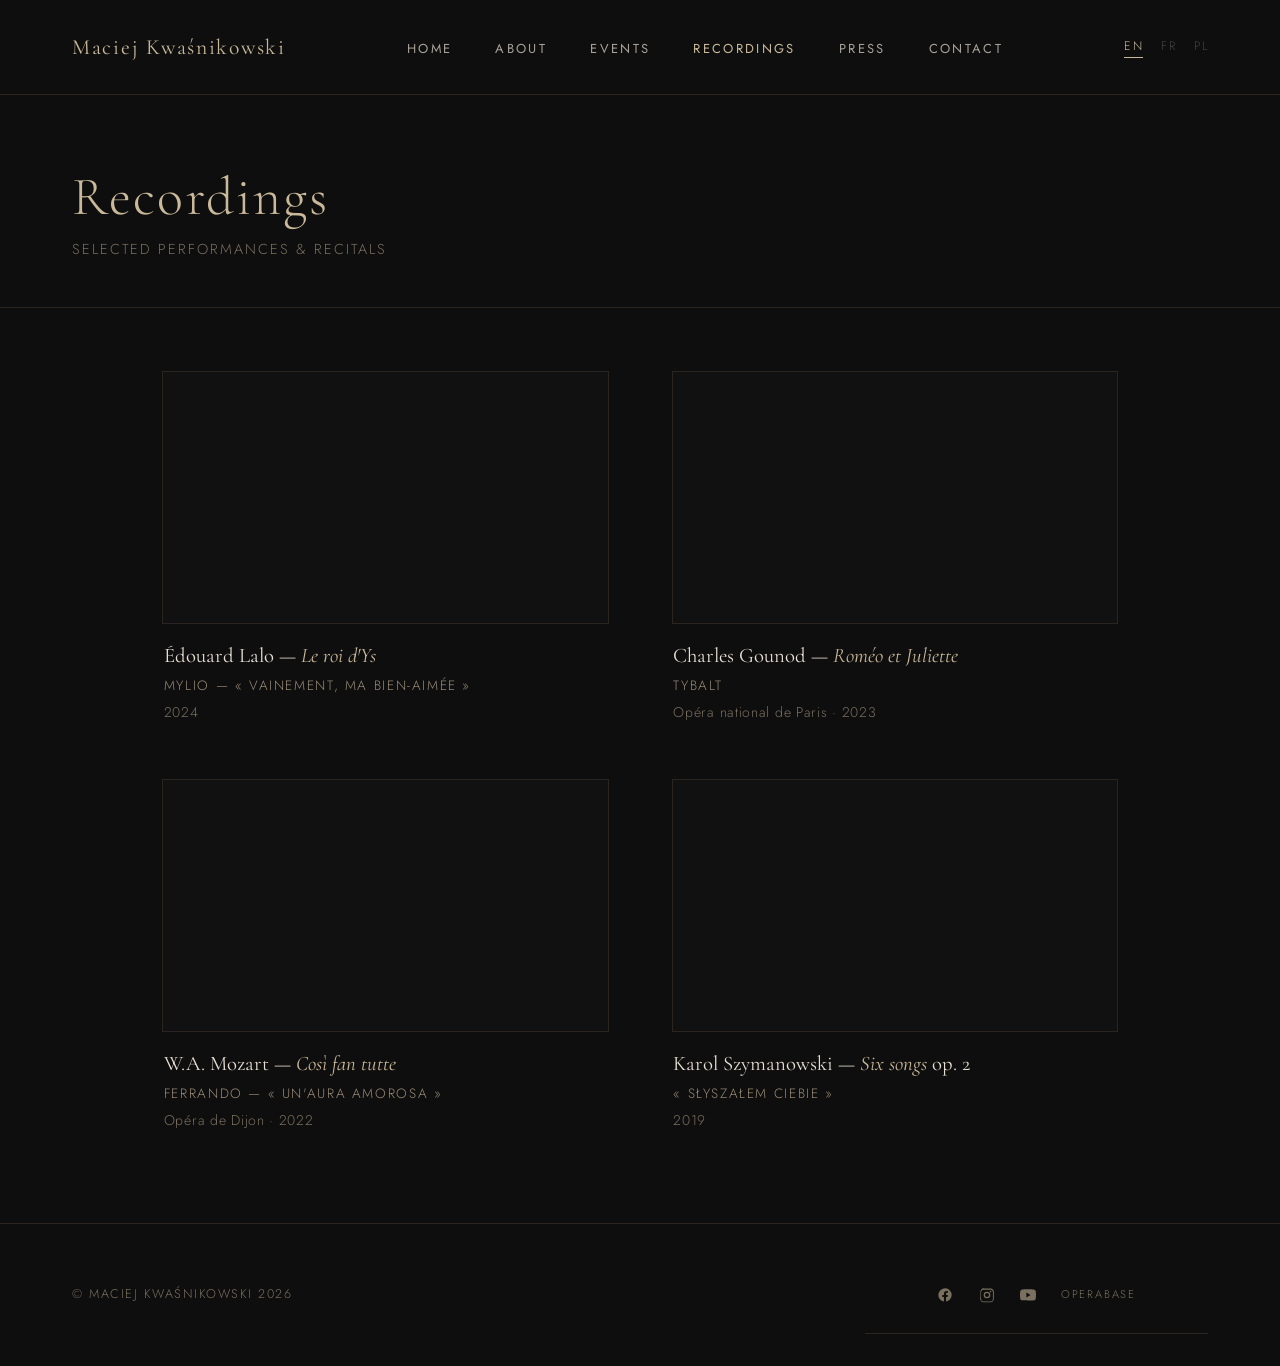
<file: recordings.html>
<!DOCTYPE html>
<html lang="en" data-i18n-title="title_recordings">
<head>
  <meta charset="UTF-8" />
  <meta name="viewport" content="width=device-width, initial-scale=1.0" />
  <title>Recordings — Maciej Kwaśnikowski, Tenor</title>
  <link rel="preconnect" href="https://fonts.googleapis.com" />
  <link rel="preconnect" href="https://fonts.gstatic.com" crossorigin />
  <link href="https://fonts.googleapis.com/css2?family=Cormorant+Garamond:ital,wght@0,300;0,400;0,600;1,300;1,400&family=Jost:wght@300;400;500&display=swap" rel="stylesheet" />
  <link rel="stylesheet" href="site.css" />
<link rel="stylesheet" href="mobile.css" />

  <style>

    body {
      background: var(--bg);
      color: var(--text);
      font-family: 'Jost', sans-serif;
      font-weight: 300;
      line-height: 1.7;
      min-height: 100vh;
      display: flex;
      flex-direction: column;
    }

    /* ── PAGE HEADER ── */
    .page-header {
      padding: 4rem 4rem 2.5rem;
      border-bottom: 1px solid var(--border);
    }

    .page-header h1 {
      font-family: 'Cormorant Garamond', serif;
      font-size: 3rem;
      font-weight: 300;
      letter-spacing: 0.04em;
      color: var(--gold);
      line-height: 1.1;
    }

    .page-header p {
      margin-top: 0.6rem;
      font-size: 0.8rem;
      letter-spacing: 0.14em;
      text-transform: uppercase;
      color: var(--muted);
    }

    /* ── MAIN ── */
    main {
      flex: 1;
      padding: 3.5rem 4rem 5rem;
      max-width: 1100px;
      width: 100%;
      margin: 0 auto;
    }

    /* ── VIDEO GRID ── */
    .recordings-grid {
      display: grid;
      grid-template-columns: 1fr 1fr;
      gap: 3rem 3.5rem;
    }

    .recording-item {
      display: flex;
      flex-direction: column;
      gap: 1rem;
    }

    /* 16:9 responsive wrapper */
    .video-wrapper {
      position: relative;
      padding-bottom: 56.25%;
      height: 0;
      overflow: hidden;
      background: #111;
      border: 1px solid var(--border);
    }

    .video-wrapper iframe {
      position: absolute;
      top: 0; left: 0;
      width: 100%; height: 100%;
      border: none;
    }

    .recording-meta {
      padding: 0 0.1rem;
    }

    .recording-title {
      font-family: 'Cormorant Garamond', serif;
      font-size: 1.15rem;
      font-weight: 400;
      color: var(--text);
      line-height: 1.35;
      margin-bottom: 0.25rem;
    }

    .recording-title em {
      font-style: italic;
      color: var(--gold);
    }

    .recording-role {
      font-size: 0.75rem;
      letter-spacing: 0.12em;
      text-transform: uppercase;
      color: var(--gold-dim);
      margin-bottom: 0.2rem;
    }

    .recording-detail {
      font-size: 0.78rem;
      color: var(--muted);
      letter-spacing: 0.05em;
    }</style>
</head>
<body>

  <!-- NAV -->
  <div data-include="nav"></div>

  <!-- PAGE HEADER -->
  <header class="page-header">
    <h1 data-i18n="recordings_title">Recordings</h1>
    <p data-i18n="recordings_subtitle">Selected performances &amp; recitals</p>
  </header>

  <!-- MAIN -->
  <main>
    <div class="recordings-grid">

      <!-- 1 -->
      <div class="recording-item">
        <div class="video-wrapper">
          <iframe
            src="https://www.youtube.com/embed/P8Ra0Gnf57U"
            title="Lalo – Le roi d'Ys – Vainement, ma bien-aimée"
            allowfullscreen
            loading="lazy">
          </iframe>
        </div>
        <div class="recording-meta">
          <p class="recording-title">Édouard Lalo — <em>Le roi d'Ys</em></p>
          <p class="recording-role">Mylio — « Vainement, ma bien-aimée »</p>
          <p class="recording-detail">2024</p>
        </div>
      </div>

      <!-- 2 -->
      <div class="recording-item">
        <div class="video-wrapper">
          <iframe
            src="https://www.youtube.com/embed/M4Kl4QPHFoE"
            title="Gounod – Roméo et Juliette – Opéra national de Paris"
            allowfullscreen
            loading="lazy">
          </iframe>
        </div>
        <div class="recording-meta">
          <p class="recording-title">Charles Gounod — <em>Roméo et Juliette</em></p>
          <p class="recording-role">Tybalt</p>
          <p class="recording-detail">Opéra national de Paris · 2023</p>
        </div>
      </div>

      <!-- 3 -->
      <div class="recording-item">
        <div class="video-wrapper">
          <iframe
            src="https://www.youtube.com/embed/71U49GHXc2o"
            title="Mozart – Così fan tutte – Un'aura amorosa"
            allowfullscreen
            loading="lazy">
          </iframe>
        </div>
        <div class="recording-meta">
          <p class="recording-title">W.A. Mozart — <em>Così fan tutte</em></p>
          <p class="recording-role">Ferrando — « Un'aura amorosa »</p>
          <p class="recording-detail">Opéra de Dijon · 2022</p>
        </div>
      </div>

      <!-- 4 -->
      <div class="recording-item">
        <div class="video-wrapper">
          <iframe
            src="https://www.youtube.com/embed/S38qXTyxOC8"
            title="Szymanowski – Słyszałem ciebie"
            allowfullscreen
            loading="lazy">
          </iframe>
        </div>
        <div class="recording-meta">
          <p class="recording-title">Karol Szymanowski — <em>Six songs</em> op. 2</p>
          <p class="recording-role">« Słyszałem ciebie »</p>
          <p class="recording-detail">2019</p>
        </div>
      </div>

    </div>
  </main>

  <!-- FOOTER -->
  <div data-include="footer"></div>
  <script src="layout.js"></script>
<script src="translations.js"></script>
<script src="lang.js"></script>
</body>
</html>
</file>
<file: site.css>
/* site.css — shared base, variables, nav & footer for maciejkwasnikowski.com
   ---------------------------------------------------------------------------
   Loaded on every page BEFORE mobile.css and before each page's own <style>.
   Page-specific styling (hero, bio, events list, reviews, etc.) stays in the
   page's <style> block. Edit anything shared — colours, nav, footer — here,
   once, and it changes everywhere.

   Link order in <head>:
       <link rel="stylesheet" href="site.css" />
       <link rel="stylesheet" href="mobile.css" />
       <style> … page-specific … </style>
*/

*, *::before, *::after {
  box-sizing: border-box;
  margin: 0;
  padding: 0;
}

:root {
  --bg:       #0e0e0e;
  --bg2:      #161616;
  --gold:     #c9b99a;
  --gold-dim: #9a8c78;
  --text:     #e8e0d5;
  --muted:    #7a7060;
  --border:   #2a2520;
}

html { font-size: 18px; }

/* ── NAV ── */
nav {
  display: flex;
  align-items: center;
  justify-content: space-between;
  padding: 1.6rem 4rem;
  border-bottom: 1px solid var(--border);
  position: sticky;
  top: 0;
  background: var(--bg);
  z-index: 100;
}

.nav-logo {
  font-family: 'Cormorant Garamond', serif;
  font-size: 1.2rem;
  font-weight: 400;
  letter-spacing: 0.08em;
  color: var(--gold);
  text-decoration: none;
  white-space: nowrap;
}

.nav-links {
  display: flex;
  gap: 2.4rem;
  list-style: none;
}

.nav-links a {
  font-family: 'Jost', sans-serif;
  font-size: 0.72rem;
  font-weight: 400;
  letter-spacing: 0.18em;
  text-transform: uppercase;
  color: var(--text);
  text-decoration: none;
  opacity: 0.7;
  transition: opacity 0.2s, color 0.2s;
}

.nav-links a:hover,
.nav-links a.active {
  opacity: 1;
  color: var(--gold);
}

.lang {
  display: flex;
  gap: 1rem;
}

.lang span {
  font-size: 0.68rem;
  letter-spacing: 0.12em;
  text-transform: uppercase;
  color: #444;
  cursor: pointer;
}

.lang span:focus-visible {
  outline: 1px solid var(--gold);
  outline-offset: 3px;
}

.lang span.active {
  color: var(--gold);
  border-bottom: 1px solid var(--gold);
}

/* ── FOOTER ── */
footer {
  border-top: 1px solid var(--border);
  padding: 1.8rem 4rem;
  display: flex;
  justify-content: space-between;
  align-items: center;
  gap: 1rem;
}

footer p,
footer span {
  font-size: 0.7rem;
  letter-spacing: 0.12em;
  text-transform: uppercase;
  color: var(--muted);
}

.footer-social {
  display: flex;
  align-items: center;
  gap: 1.4rem;
}

.footer-social a {
  color: var(--muted);
  text-decoration: none;
  transition: color 0.2s;
  display: flex;
  align-items: center;
}

.footer-social a:hover { color: var(--gold); }

.footer-social svg { width: 16px; height: 16px; fill: currentColor; }

.footer-social .operabase-link {
  font-family: 'Jost', sans-serif;
  font-size: 0.62rem;
  letter-spacing: 0.16em;
  text-transform: uppercase;
}
</file>
<file: mobile.css>
/* ============================================================
   mobile.css — responsive overrides for maciejkwasnikowski.com
   Link this AFTER your page's <style> block on every page:
   <link rel="stylesheet" href="mobile.css" />
   ============================================================ */

/* Inline dates — hidden on desktop, shown on mobile only
   (all styling lives here; the 640px media query only flips display) */
.event-dates-inline {
  display: none;
  font-size: 0.68rem;
  color: var(--gold-dim);
  letter-spacing: 0.08em;
  margin-top: 0.4rem;
  line-height: 1.8;
}

/* ── HAMBURGER BUTTON (hidden on desktop) ── */
.nav-toggle {
  display: none;
  flex-direction: column;
  justify-content: center;
  gap: 5px;
  background: none;
  border: none;
  cursor: pointer;
  padding: 4px;
  z-index: 200;
}

.nav-toggle span {
  display: block;
  width: 24px;
  height: 1.5px;
  background: var(--gold);
  transition: transform 0.3s, opacity 0.3s;
  transform-origin: center;
}

/* Animate to X when open */
.nav-toggle.open span:nth-child(1) { transform: translateY(6.5px) rotate(45deg); }
.nav-toggle.open span:nth-child(2) { opacity: 0; }
.nav-toggle.open span:nth-child(3) { transform: translateY(-6.5px) rotate(-45deg); }

/* ============================================================
   TABLET  ≤ 900px
   ============================================================ */
@media (max-width: 900px) {

  nav,
  .page-header,
  footer {
    padding-left: 2rem;
    padding-right: 2rem;
  }

  .hero-dark {
    min-height: 70vh;
  }

  .about-content {
    padding: 3rem 2rem;
  }

  .about-sidebar {
    padding-right: 2.5rem;
  }

  .about-bio {
    padding-left: 2.5rem;
  }

  .events-container {
    padding: 0 2rem;
  }

  .page-header {
    padding-left: 2rem;
    padding-right: 2rem;
  }
}

/* ============================================================
   MOBILE  ≤ 640px
   ============================================================ */
@media (max-width: 640px) {

  html { font-size: 16px; }

  /* ── NAV ── */
  nav {
    padding: 1.2rem 1.4rem !important;
    flex-wrap: wrap;
    position: relative;
  }

  .nav-toggle {
    display: flex;
  }

  .nav-links {
    display: none !important;
    flex-direction: column;
    gap: 0;
    width: 100%;
    margin-top: 0.8rem;
    border-top: 1px solid #2a2a2a;
    padding-top: 0.5rem;
  }

  .nav-links.open {
    display: flex !important;
  }

  .nav-links li {
    border-bottom: 1px solid #1e1e1e;
  }

  .nav-links a {
    display: block;
    padding: 0.75rem 0.2rem;
    font-size: 0.8rem;
    letter-spacing: 0.14em;
  }

  /* Language switcher — shown on mobile, full width below nav */
  .lang {
    display: flex;
    order: 3;
    width: 100%;
    padding: 0.6rem 0.2rem 0.2rem;
    border-top: 1px solid #2a2a2a;
    gap: 1.2rem;
  }

  /* ── GLOBAL PADDING ── */
  .page-header,
  footer {
    padding-left: 1.4rem !important;
    padding-right: 1.4rem !important;
  }

  main {
    padding: 2rem 1.4rem 3.5rem !important;
  }

  /* ── PAGE HEADER ── */
  .page-header {
    padding-top: 2.5rem !important;
    padding-bottom: 1.8rem !important;
    flex-direction: column !important;
    align-items: flex-start !important;
    gap: 0.5rem !important;
  }

  .page-header h1,
  .page-title {
    font-size: 2.2rem !important;
  }

  /* ── FOOTER ── */
  footer {
    flex-direction: column !important;
    align-items: center !important;
    gap: 1rem !important;
    padding-top: 1.4rem !important;
    padding-bottom: 1.4rem !important;
    text-align: center;
  }

  /* ── HOMEPAGE ── */
  .hero-dark {
    grid-template-columns: 1fr !important;
    min-height: unset !important;
  }

  .hero-image-dark {
    height: 55vw !important;
    min-height: 220px;
    max-height: 340px;
  }

  .hero-image-dark img {
    object-position: center 30% !important;
  }

  .hero-text-dark {
    padding: 2.5rem 1.4rem !important;
  }

  .hero-name-dark {
    font-size: 2.8rem !important;
  }

  .hero-voice-dark {
    font-size: 1.3rem !important;
    margin-bottom: 1.5rem !important;
  }

  .hero-bio-dark {
    margin-bottom: 2rem !important;
  }

  /* body grid: don't stretch hero to fill remaining height once stacked */
  body:has(.hero-dark) {
    grid-template-rows: auto auto auto;
  }

  /* hero image gradient should fade downward when image sits above text */
  .hero-image-dark::after {
    background: linear-gradient(to bottom, transparent 60%, var(--bg)) !important;
  }

  /* ── ABOUT PAGE ── */
  .about-content {
    grid-template-columns: 1fr !important;
    gap: 0 !important;
    padding: 2rem 1.4rem !important;
  }

  .about-sidebar {
    padding-right: 0 !important;
    border-right: none !important;
    border-bottom: 1px solid #1a1a1a;
    padding-bottom: 2rem;
    margin-bottom: 2rem;
    display: flex;
    flex-wrap: wrap;
    gap: 1rem 2.5rem;
  }

  .sidebar-section {
    margin-bottom: 0 !important;
    min-width: 140px;
  }

  .about-bio {
    padding-left: 0 !important;
  }

  .about-hero {
    height: 55vw !important;
    min-height: 200px;
    max-height: 300px;
  }

  .about-hero-text h1 {
    font-size: 2.2rem !important;
  }

  .about-hero-text {
    left: 1.4rem !important;
    bottom: 1.5rem !important;
  }

  .photo-credit {
    padding: 0.5rem 1.4rem !important;
  }

  /* ── EVENTS PAGE ── */
  .events-container {
    padding: 0 !important;
    padding-bottom: 2rem !important;
  }

  .event {
    grid-template-columns: 44px 1fr !important;
    gap: 0 1.2rem !important;
    padding: 1.5rem 0 !important;
  }

  .event-dates-right {
    display: none !important;
  }

  /* Show inline dates on mobile */
  .event-dates-inline {
    display: block;
  }

  .event-opera {
    font-size: 1.3rem !important;
  }

  .event-venue {
    font-size: 0.72rem !important;
  }

  /* ── RECORDINGS PAGE ── */
  .recordings-grid {
    grid-template-columns: 1fr !important;
    gap: 2.5rem !important;
  }

  /* ── CONTACT PAGE ── */
  .contact-name {
    font-size: 1.3rem !important;
  }

  /* ── PRESS PAGE ── */
  .reviews {
    grid-template-columns: 1fr !important;
  }
}
</file>
